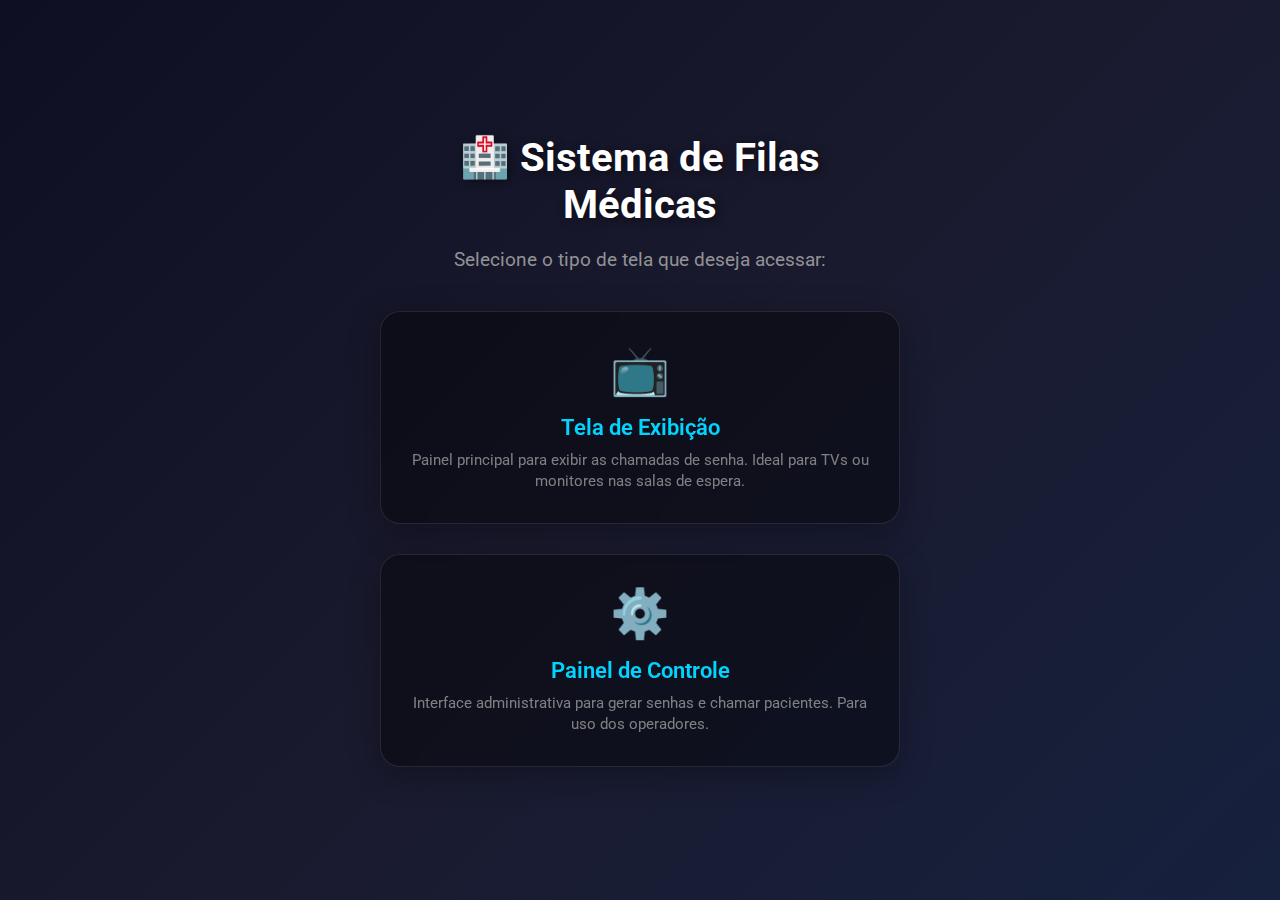
<file: index.html>
<!DOCTYPE html>
<html lang="pt-BR">
<head>
    <meta charset="UTF-8">
    <meta name="viewport" content="width=device-width, initial-scale=1.0">
    <title>Sistema de Gerenciamento de Filas - Seleção de Tela</title>
    <link href="https://fonts.googleapis.com/css2?family=Roboto:wght@300;400;500;700&display=swap" rel="stylesheet">
    <style>
        * {
            margin: 0;
            padding: 0;
            box-sizing: border-box;
        }
        
        body {
            font-family: 'Roboto', Arial, sans-serif;
            background: linear-gradient(135deg, #0f0f23 0%, #1a1a2e 50%, #16213e 100%);
            min-height: 100vh;
            color: #e0e0e0;
            display: flex;
            align-items: center;
            justify-content: center;
        }
        
        .selector-container {
            text-align: center;
            max-width: 600px;
            padding: 40px;
        }
        
        .selector-container h1 {
            font-size: 2.5rem;
            margin-bottom: 20px;
            text-shadow: 2px 2px 8px rgba(0,0,0,0.5);
            color: #ffffff;
        }
        
        .selector-container p {
            font-size: 1.2rem;
            margin-bottom: 40px;
            opacity: 0.8;
            color: #b0b0b0;
        }
        
        .screen-options {
            display: grid;
            grid-template-columns: repeat(auto-fit, minmax(250px, 1fr));
            gap: 30px;
            margin-top: 40px;
        }
        
        .screen-option {
            background: rgba(0, 0, 0, 0.4);
            backdrop-filter: blur(15px);
            border-radius: 20px;
            padding: 30px;
            border: 1px solid rgba(255, 255, 255, 0.1);
            transition: all 0.3s ease;
            text-decoration: none;
            color: #e0e0e0;
            display: block;
            box-shadow: 0 8px 32px rgba(0, 0, 0, 0.3);
        }
        
        .screen-option:hover {
            background: rgba(0, 0, 0, 0.6);
            transform: translateY(-5px);
            box-shadow: 0 15px 35px rgba(0,0,0,0.4);
            border-color: rgba(0, 212, 255, 0.3);
        }
        
        .screen-option-icon {
            font-size: 3rem;
            margin-bottom: 15px;
        }
        
        .screen-option-title {
            font-size: 1.4rem;
            font-weight: 600;
            margin-bottom: 10px;
            color: #00d4ff;
        }
        
        .screen-option-description {
            font-size: 0.95rem;
            opacity: 0.7;
            line-height: 1.4;
            color: #b0b0b0;
        }
        
        @media (max-width: 768px) {
            .selector-container {
                padding: 20px;
            }
            
            .selector-container h1 {
                font-size: 2rem;
            }
            
            .screen-options {
                grid-template-columns: 1fr;
                gap: 20px;
            }
        }
    </style>
</head>
<body>
    <div class="selector-container">
        <h1>🏥 Sistema de Filas Médicas</h1>
        <p>Selecione o tipo de tela que deseja acessar:</p>
        
        <div class="screen-options">
            <a href="display.html" class="screen-option">
                <div class="screen-option-icon">📺</div>
                <div class="screen-option-title">Tela de Exibição</div>
                <div class="screen-option-description">
                    Painel principal para exibir as chamadas de senha. 
                    Ideal para TVs ou monitores nas salas de espera.
                </div>
            </a>
            
            <a href="control.html" class="screen-option">
                <div class="screen-option-icon">⚙️</div>
                <div class="screen-option-title">Painel de Controle</div>
                <div class="screen-option-description">
                    Interface administrativa para gerar senhas e 
                    chamar pacientes. Para uso dos operadores.
                </div>
            </a>
        </div>
    </div>

</body>
</html>
</file>
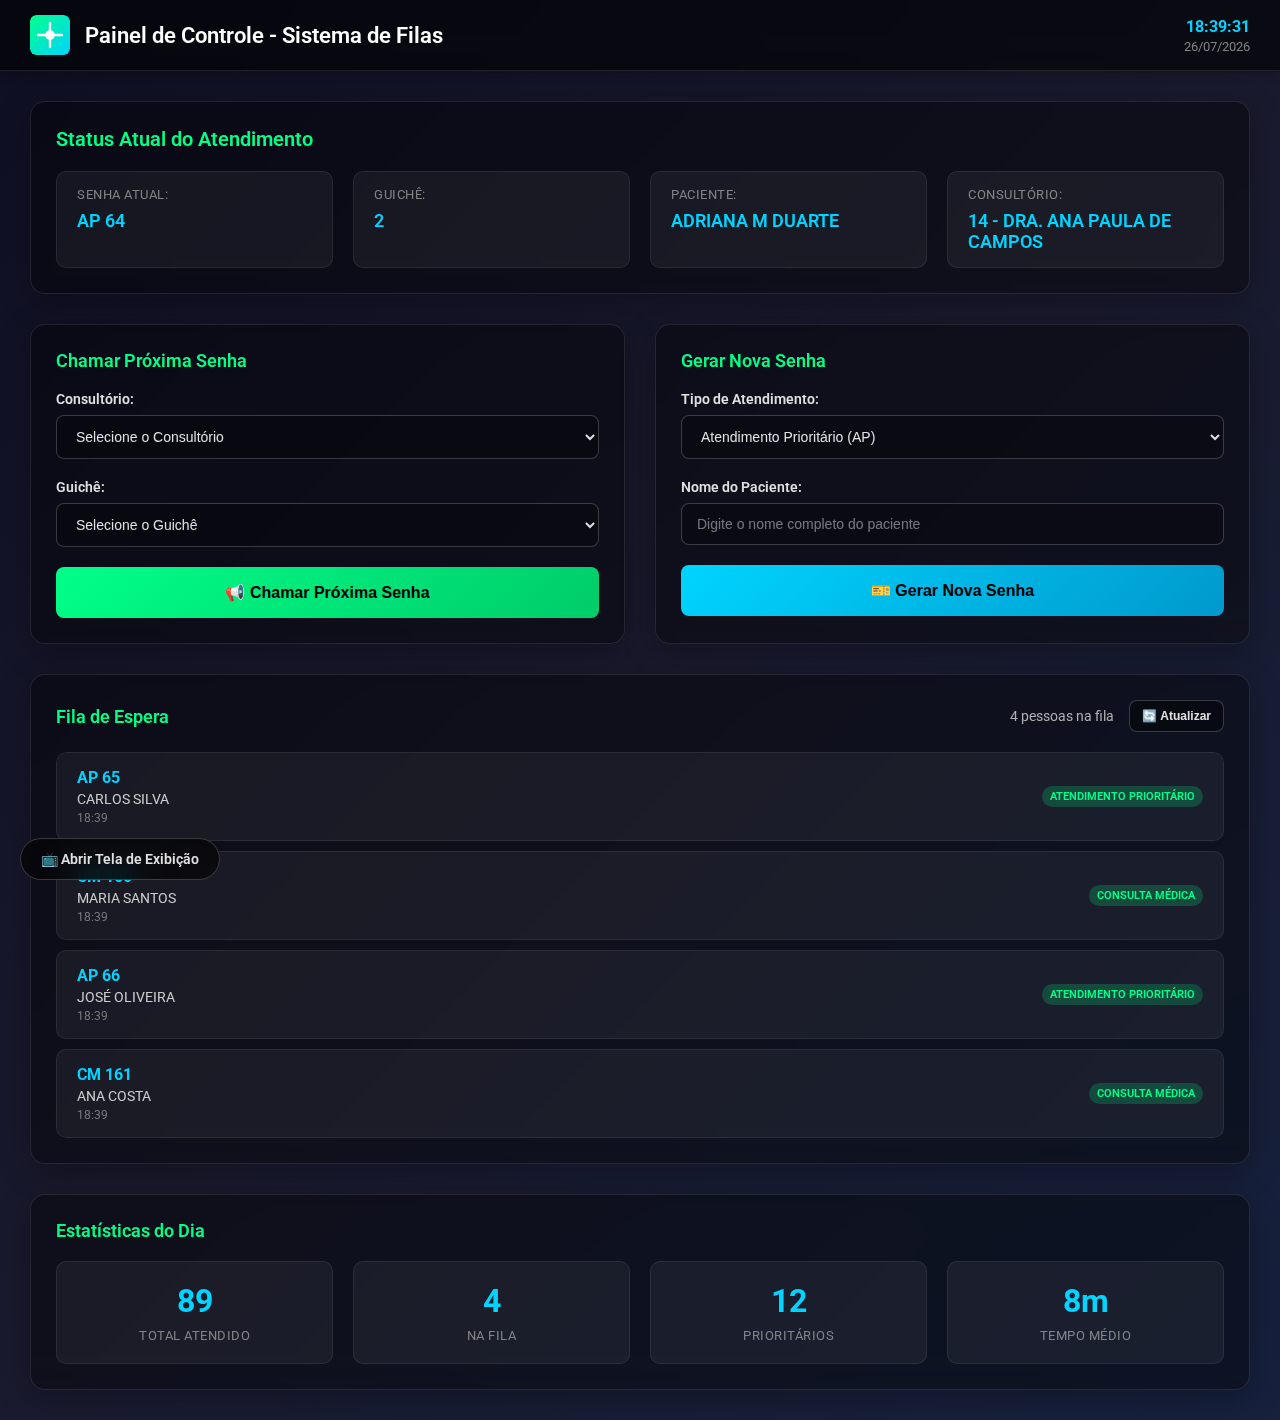
<file: control.html>
<!DOCTYPE html>
<html lang="pt-BR">
<head>
    <meta charset="UTF-8">
    <meta name="viewport" content="width=device-width, initial-scale=1.0">
    <title>Painel de Controle - Sistema de Filas Médicas</title>
    <link rel="stylesheet" href="control-styles.css">
    <link href="https://fonts.googleapis.com/css2?family=Roboto:wght@300;400;500;700&display=swap" rel="stylesheet">
</head>
<body>
    <div class="container">
        <header class="header">
            <div class="hospital-info">
                <img src="assets/logo.svg" alt="Logo Hospital" class="logo">
                <h1>Painel de Controle - Sistema de Filas</h1>
            </div>
            <div class="datetime">
                <span class="time" id="current-time">16:12:53</span>
                <span class="date" id="current-date">07/07/2025</span>
            </div>
        </header>

        <main class="main-content">
            <!-- Status Atual -->
            <div class="current-status-section">
                <h2>Status Atual do Atendimento</h2>
                <div class="status-grid">
                    <div class="status-item">
                        <span class="status-label">Senha Atual:</span>
                        <span class="status-value" id="display-current-password">AP 64</span>
                    </div>
                    <div class="status-item">
                        <span class="status-label">Guichê:</span>
                        <span class="status-value" id="display-guiche">2</span>
                    </div>
                    <div class="status-item">
                        <span class="status-label">Paciente:</span>
                        <span class="status-value" id="display-patient">ADRIANA M DUARTE</span>
                    </div>
                    <div class="status-item">
                        <span class="status-label">Consultório:</span>
                        <span class="status-value" id="display-office">14 - DRA. ANA PAULA DE CAMPOS</span>
                    </div>
                </div>
            </div>

            <div class="control-panels">
                <!-- Painel de Chamadas -->
                <div class="control-panel">
                    <h3>Chamar Próxima Senha</h3>
                    <div class="control-form">
                        <div class="form-group">
                            <label for="office-select">Consultório:</label>
                            <select id="office-select" class="form-control">
                                <option value="">Selecione o Consultório</option>
                                <option value="1">Consultório 1 - Dr. João Silva</option>
                                <option value="2">Consultório 2 - Dra. Maria Santos</option>
                                <option value="3">Consultório 3 - Dr. Nicolas Perim</option>
                                <option value="9">Consultório 9 - Dra. Gabriela Thais</option>
                                <option value="10">Consultório 10 - Dra. Franconi Ferreira</option>
                                <option value="14">Consultório 14 - Dra. Ana Paula de Campos</option>
                            </select>
                        </div>
                        <div class="form-group">
                            <label for="guiche-select">Guichê:</label>
                            <select id="guiche-select" class="form-control">
                                <option value="">Selecione o Guichê</option>
                                <option value="1">Guichê 1</option>
                                <option value="2">Guichê 2</option>
                                <option value="3">Guichê 3</option>
                                <option value="4">Guichê 4</option>
                            </select>
                        </div>
                        <button id="call-next" class="btn-primary btn-large">
                            📢 Chamar Próxima Senha
                        </button>
                    </div>
                </div>

                <!-- Painel de Geração de Senhas -->
                <div class="control-panel">
                    <h3>Gerar Nova Senha</h3>
                    <div class="control-form">
                        <div class="form-group">
                            <label for="password-type">Tipo de Atendimento:</label>
                            <select id="password-type" class="form-control">
                                <option value="AP">Atendimento Prioritário (AP)</option>
                                <option value="CM">Consulta Médica (CM)</option>
                                <option value="EX">Exames (EX)</option>
                                <option value="RE">Retorno (RE)</option>
                            </select>
                        </div>
                        <div class="form-group">
                            <label for="patient-name-input">Nome do Paciente:</label>
                            <input type="text" id="patient-name-input" class="form-control" placeholder="Digite o nome completo do paciente" maxlength="50">
                        </div>
                        <button id="generate-password" class="btn-secondary btn-large">
                            🎫 Gerar Nova Senha
                        </button>
                    </div>
                </div>
            </div>

            <!-- Fila de Espera -->
            <div class="queue-section">
                <div class="queue-header">
                    <h3>Fila de Espera</h3>
                    <div class="queue-stats">
                        <span class="queue-count" id="queue-count">4 pessoas na fila</span>
                        <button id="refresh-queue" class="btn-refresh">🔄 Atualizar</button>
                    </div>
                </div>
                <div class="queue-container">
                    <div class="queue-list" id="queue-list">
                        <!-- Lista de senhas será preenchida dinamicamente -->
                    </div>
                </div>
            </div>

            <!-- Estatísticas Rápidas -->
            <div class="stats-section">
                <h3>Estatísticas do Dia</h3>
                <div class="stats-grid">
                    <div class="stat-card">
                        <div class="stat-number" id="stat-total">89</div>
                        <div class="stat-label">Total Atendido</div>
                    </div>
                    <div class="stat-card">
                        <div class="stat-number" id="stat-waiting">4</div>
                        <div class="stat-label">Na Fila</div>
                    </div>
                    <div class="stat-card">
                        <div class="stat-number" id="stat-priority">12</div>
                        <div class="stat-label">Prioritários</div>
                    </div>
                    <div class="stat-card">
                        <div class="stat-number" id="stat-average">8m</div>
                        <div class="stat-label">Tempo Médio</div>
                    </div>
                </div>
            </div>
        </main>

        <!-- Link para tela de exibição -->
        <div class="display-link">
            <a href="display.html" target="_blank" class="display-btn">
                📺 Abrir Tela de Exibição
            </a>
        </div>
    </div>

    <script src="control-script.js"></script>
</body>
</html>
</file>
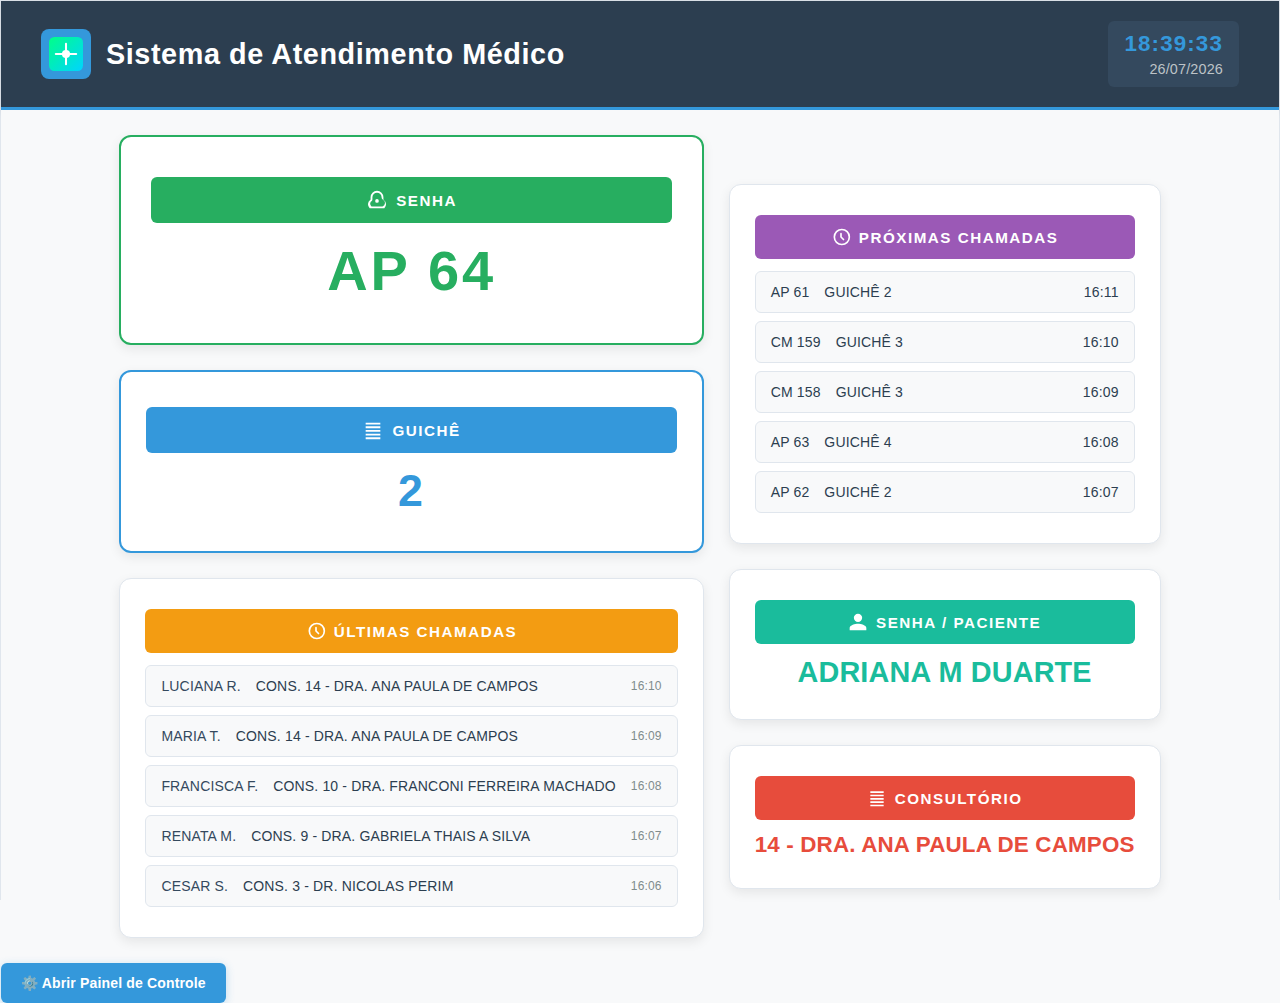
<file: display.html>
<!DOCTYPE html>
<html lang="pt-BR">
<head>
    <meta charset="UTF-8">
    <meta name="viewport" content="width=device-width, initial-scale=1.0">
    <title>Painel de Exibição - Sistema de Filas Médicas</title>
    <link rel="stylesheet" href="display-styles.css">
    <link href="https://fonts.googleapis.com/css2?family=Roboto:wght@300;400;500;700&display=swap" rel="stylesheet">
</head>
<body>
    <div class="container">
        <header class="header">
            <div class="hospital-info">
                <img src="assets/logo.svg" alt="Logo Hospital" class="logo">
                <h1>Sistema de Atendimento Médico</h1>
            </div>
            <div class="datetime">
                <span class="time" id="current-time">16:12:53</span>
                <span class="date" id="current-date">07/07/2025</span>
            </div>
        </header>

        <main class="main-content">
            <div class="left-panel">
                <!-- Senha Atual -->
                <div class="current-password-section">
                    <div class="section-title senha">
                        <svg width="22" height="22" fill="none" viewBox="0 0 24 24"><path d="M12 2a7 7 0 0 1 7 7v2.09c0 .34.18.65.47.82A5.98 5.98 0 0 1 20 21H4a5.98 5.98 0 0 1 .53-9.09c.29-.17.47-.48.47-.82V9a7 7 0 0 1 7-7Zm0 2a5 5 0 0 0-5 5v2.09c0 1.1-.6 2.1-1.57 2.63A3.98 3.98 0 0 0 6 19h12a3.98 3.98 0 0 0 .57-7.28A2.91 2.91 0 0 1 17 9a5 5 0 0 0-5-5Zm0 7a2 2 0 1 1 0 4 2 2 0 0 1 0-4Z" fill="#fff"/></svg>
                        SENHA
                    </div>
                    <div class="current-password" id="current-password">
                        <svg width="38" height="38" fill="none" viewBox="0 0 24 24"><path d="M12 2a7 7 0 0 1 7 7v2.09c0 .34.18.65.47.82A5.98 5.98 0 0 1 20 21H4a5.98 5.98 0 0 1 .53-9.09c.29-.17.47-.48.47-.82V9a7 7 0 0 1 7-7Zm0 2a5 5 0 0 0-5 5v2.09c0 1.1-.6 2.1-1.57 2.63A3.98 3.98 0 0 0 6 19h12a3.98 3.98 0 0 0 .57-7.28A2.91 2.91 0 0 1 17 9a5 5 0 0 0-5-5Zm0 7a2 2 0 1 1 0 4 2 2 0 0 1 0-4Z" fill="#00ff88"/></svg>
                        <span id="current-password-text">AP 64</span>
                    </div>
                </div>

                <!-- Guichê -->
                <div class="guiche-section">
                    <div class="section-title guiche">
                        <svg width="22" height="22" fill="none" viewBox="0 0 24 24"><path d="M4 4h16v2H4V4Zm0 4h16v2H4V8Zm0 4h16v2H4v-2Zm0 4h16v2H4v-2Zm0 4h16v2H4v-2Z" fill="#fff"/></svg>
                        GUICHÊ
                    </div>
                    <div class="guiche-number" id="guiche-number">
                        <svg width="32" height="32" fill="none" viewBox="0 0 24 24"><path d="M4 4h16v2H4V4Zm0 4h16v2H4V8Zm0 4h16v2H4v-2Zm0 4h16v2H4v-2Zm0 4h16v2H4v-2Z" fill="#00d4ff"/></svg>
                        <span id="guiche-number-text">2</span>
                    </div>
                </div>

                <!-- Últimas Chamadas -->
                <div class="recent-calls-section">
                    <div class="section-title recent">
                        <svg width="20" height="20" fill="none" viewBox="0 0 24 24"><path d="M12 8v4l3 3m7-3a9 9 0 1 1-18 0 9 9 0 0 1 18 0Z" stroke="#fff" stroke-width="2" stroke-linecap="round" stroke-linejoin="round"/></svg>
                        ÚLTIMAS CHAMADAS
                    </div>
                    <div class="recent-calls" id="recent-calls">
                        <div class="call-item">
                            <span class="call-name">LUCIANA R.</span>
                            <span class="call-code">CONS. 14 - DRA. ANA PAULA DE CAMPOS</span>
                            <span class="call-time">16:10</span>
                        </div>
                        <div class="call-item">
                            <span class="call-name">MARIA T.</span>
                            <span class="call-code">CONS. 14 - DRA. ANA PAULA DE CAMPOS</span>
                            <span class="call-time">16:09</span>
                        </div>
                        <div class="call-item">
                            <span class="call-name">FRANCISCA F.</span>
                            <span class="call-code">CONS. 10 - DRA. FRANCONI FERREIRA MACHADO</span>
                            <span class="call-time">16:08</span>
                        </div>
                        <div class="call-item">
                            <span class="call-name">RENATA M.</span>
                            <span class="call-code">CONS. 9 - DRA. GABRIELA THAIS A SILVA</span>
                            <span class="call-time">16:07</span>
                        </div>
                        <div class="call-item">
                            <span class="call-name">CESAR S.</span>
                            <span class="call-code">CONS. 3 - DR. NICOLAS PERIM</span>
                            <span class="call-time">16:06</span>
                        </div>
                    </div>
                </div>
            </div>

            <div class="right-panel">
                <!-- Últimas Chamadas (direita) -->
                <div class="next-calls-section">
                    <div class="section-title next">
                        <svg width="20" height="20" fill="none" viewBox="0 0 24 24"><path d="M12 8v4l3 3m7-3a9 9 0 1 1-18 0 9 9 0 0 1 18 0Z" stroke="#fff" stroke-width="2" stroke-linecap="round" stroke-linejoin="round"/></svg>
                        PRÓXIMAS CHAMADAS
                    </div>
                    <div class="next-calls" id="next-calls">
                        <div class="next-call-item">
                            <span class="next-code">AP 61</span>
                            <span class="next-guiche">GUICHÊ 2</span>
                            <span class="next-time">16:11</span>
                        </div>
                        <div class="next-call-item">
                            <span class="next-code">CM 159</span>
                            <span class="next-guiche">GUICHÊ 3</span>
                            <span class="next-time">16:10</span>
                        </div>
                        <div class="next-call-item">
                            <span class="next-code">CM 158</span>
                            <span class="next-guiche">GUICHÊ 3</span>
                            <span class="next-time">16:09</span>
                        </div>
                        <div class="next-call-item">
                            <span class="next-code">AP 63</span>
                            <span class="next-guiche">GUICHÊ 4</span>
                            <span class="next-time">16:08</span>
                        </div>
                        <div class="next-call-item">
                            <span class="next-code">AP 62</span>
                            <span class="next-guiche">GUICHÊ 2</span>
                            <span class="next-time">16:07</span>
                        </div>
                    </div>
                </div>

                <!-- Senha/Paciente -->
                <div class="patient-section">
                    <div class="section-title patient">
                        <svg width="20" height="20" fill="none" viewBox="0 0 24 24"><path d="M12 12a5 5 0 1 0 0-10 5 5 0 0 0 0 10Zm0 2c-3.33 0-10 1.67-10 5v3h20v-3c0-3.33-6.67-5-10-5Z" fill="#fff"/></svg>
                        SENHA / PACIENTE
                    </div>
                    <div class="patient-name" id="patient-name">ADRIANA M DUARTE</div>
                </div>

                <!-- Consultório -->
                <div class="office-section">
                    <div class="section-title office">
                        <svg width="20" height="20" fill="none" viewBox="0 0 24 24"><path d="M4 4h16v2H4V4Zm0 4h16v2H4V8Zm0 4h16v2H4v-2Zm0 4h16v2H4v-2Zm0 4h16v2H4v-2Z" fill="#fff"/></svg>
                        CONSULTÓRIO
                    </div>
                    <div class="office-info" id="office-info">14 - DRA. ANA PAULA DE CAMPOS</div>
                </div>
            </div>
        </main>

        <!-- Link para painel de controle -->
        <div class="control-link">
            <a href="control.html" target="_blank" class="control-btn">
                ⚙️ Abrir Painel de Controle
            </a>
        </div>
    </div>

    <script src="display-script.js"></script>
</body>
</html>
</file>
<file: control-styles.css>
/* Estilos para Painel de Controle */
* {
    margin: 0;
    padding: 0;
    box-sizing: border-box;
}

body {
    font-family: 'Roboto', Arial, sans-serif;
    background: linear-gradient(135deg, #0f0f23 0%, #1a1a2e 50%, #16213e 100%);
    min-height: 100vh;
    color: #e0e0e0;
}

.container {
    width: 100%;
    min-height: 100vh;
    display: flex;
    flex-direction: column;
}

/* Header */
.header {
    background: rgba(0, 0, 0, 0.6);
    backdrop-filter: blur(15px);
    padding: 15px 30px;
    display: flex;
    justify-content: space-between;
    align-items: center;
    border-bottom: 1px solid rgba(255, 255, 255, 0.1);
    box-shadow: 0 2px 10px rgba(0, 0, 0, 0.3);
}

.hospital-info {
    display: flex;
    align-items: center;
    gap: 15px;
}

.logo {
    width: 40px;
    height: 40px;
    border-radius: 6px;
    padding: 0;
}

.hospital-info h1 {
    font-size: 22px;
    font-weight: 600;
    color: #ffffff;
}

.datetime {
    display: flex;
    flex-direction: column;
    align-items: flex-end;
    gap: 3px;
}

.time {
    font-size: 16px;
    font-weight: 700;
    color: #00d4ff;
}

.date {
    font-size: 13px;
    opacity: 0.8;
    color: #a0a0a0;
}

/* Main Content */
.main-content {
    flex: 1;
    padding: 30px;
    display: flex;
    flex-direction: column;
    gap: 30px;
    max-width: 1400px;
    margin: 0 auto;
    width: 100%;
}

/* Status Atual */
.current-status-section {
    background: rgba(0, 0, 0, 0.4);
    backdrop-filter: blur(15px);
    border-radius: 15px;
    padding: 25px;
    border: 1px solid rgba(255, 255, 255, 0.1);
    box-shadow: 0 8px 32px rgba(0, 0, 0, 0.3);
}

.current-status-section h2 {
    font-size: 20px;
    font-weight: 600;
    margin-bottom: 20px;
    color: #00ff88;
}

.status-grid {
    display: grid;
    grid-template-columns: repeat(auto-fit, minmax(250px, 1fr));
    gap: 20px;
}

.status-item {
    background: rgba(255, 255, 255, 0.05);
    padding: 15px 20px;
    border-radius: 10px;
    display: flex;
    flex-direction: column;
    gap: 8px;
    border: 1px solid rgba(255, 255, 255, 0.08);
}

.status-label {
    font-size: 13px;
    opacity: 0.7;
    text-transform: uppercase;
    letter-spacing: 0.5px;
    color: #b0b0b0;
}

.status-value {
    font-size: 18px;
    font-weight: 600;
    color: #00d4ff;
}

/* Control Panels */
.control-panels {
    display: grid;
    grid-template-columns: repeat(auto-fit, minmax(450px, 1fr));
    gap: 30px;
}

.control-panel {
    background: rgba(0, 0, 0, 0.4);
    backdrop-filter: blur(15px);
    border-radius: 15px;
    padding: 25px;
    border: 1px solid rgba(255, 255, 255, 0.1);
    box-shadow: 0 8px 32px rgba(0, 0, 0, 0.3);
}

.control-panel h3 {
    font-size: 18px;
    font-weight: 600;
    margin-bottom: 20px;
    color: #00ff88;
    display: flex;
    align-items: center;
    gap: 10px;
}

.control-form {
    display: flex;
    flex-direction: column;
    gap: 20px;
}

.form-group {
    display: flex;
    flex-direction: column;
    gap: 8px;
}

.form-group label {
    font-size: 14px;
    font-weight: 600;
    color: #e0e0e0;
}

.form-control {
    padding: 12px 15px;
    border: 1px solid rgba(255, 255, 255, 0.2);
    border-radius: 8px;
    background: rgba(0, 0, 0, 0.3);
    color: #e0e0e0;
    font-size: 14px;
    transition: all 0.3s ease;
}

.form-control:focus {
    outline: none;
    border-color: #00d4ff;
    background: rgba(0, 0, 0, 0.5);
    box-shadow: 0 0 0 3px rgba(0, 212, 255, 0.2);
}

.form-control::placeholder {
    color: rgba(224, 224, 224, 0.5);
}

select.form-control option {
    background: #1a1a2e;
    color: #e0e0e0;
}

/* Buttons */
.btn-primary,
.btn-secondary,
.btn-refresh {
    padding: 14px 24px;
    border: none;
    border-radius: 8px;
    font-size: 14px;
    font-weight: 600;
    cursor: pointer;
    transition: all 0.3s ease;
    display: flex;
    align-items: center;
    justify-content: center;
    gap: 8px;
}

.btn-large {
    padding: 16px 28px;
    font-size: 16px;
}

.btn-primary {
    background: linear-gradient(135deg, #00ff88, #00cc6a);
    color: #000000;
    font-weight: 700;
}

.btn-primary:hover {
    background: linear-gradient(135deg, #00cc6a, #00aa55);
    transform: translateY(-2px);
    box-shadow: 0 4px 12px rgba(0, 255, 136, 0.3);
}

.btn-secondary {
    background: linear-gradient(135deg, #00d4ff, #0099cc);
    color: #000000;
    font-weight: 700;
}

.btn-secondary:hover {
    background: linear-gradient(135deg, #0099cc, #007399);
    transform: translateY(-2px);
    box-shadow: 0 4px 12px rgba(0, 212, 255, 0.3);
}

.btn-refresh {
    background: rgba(0, 0, 0, 0.4);
    color: #e0e0e0;
    padding: 8px 12px;
    font-size: 12px;
    border: 1px solid rgba(255, 255, 255, 0.2);
}

.btn-refresh:hover {
    background: rgba(0, 0, 0, 0.6);
    color: #00d4ff;
}

/* Queue Section */
.queue-section {
    background: rgba(0, 0, 0, 0.4);
    backdrop-filter: blur(15px);
    border-radius: 15px;
    padding: 25px;
    border: 1px solid rgba(255, 255, 255, 0.1);
    box-shadow: 0 8px 32px rgba(0, 0, 0, 0.3);
}

.queue-header {
    display: flex;
    justify-content: space-between;
    align-items: center;
    margin-bottom: 20px;
}

.queue-header h3 {
    font-size: 18px;
    font-weight: 600;
    color: #00ff88;
}

.queue-stats {
    display: flex;
    align-items: center;
    gap: 15px;
}

.queue-count {
    font-size: 14px;
    color: #b0b0b0;
}

.queue-container {
    max-height: 400px;
    overflow-y: auto;
    border-radius: 10px;
}

.queue-list {
    display: flex;
    flex-direction: column;
    gap: 10px;
}

.queue-item {
    background: rgba(255, 255, 255, 0.05);
    padding: 15px 20px;
    border-radius: 10px;
    display: flex;
    justify-content: space-between;
    align-items: center;
    border: 1px solid rgba(255, 255, 255, 0.08);
    transition: all 0.3s ease;
}

.queue-item:hover {
    background: rgba(255, 255, 255, 0.1);
    transform: translateX(5px);
}

.queue-item-info {
    display: flex;
    flex-direction: column;
    gap: 4px;
}

.queue-item-password {
    font-weight: 700;
    color: #00d4ff;
    font-size: 16px;
}

.queue-item-name {
    opacity: 0.9;
    font-size: 14px;
    color: #e0e0e0;
}

.queue-item-time {
    font-size: 12px;
    opacity: 0.7;
    color: #a0a0a0;
}

.queue-item-type {
    background: rgba(0, 255, 136, 0.2);
    color: #00ff88;
    padding: 4px 8px;
    border-radius: 15px;
    font-size: 11px;
    font-weight: 600;
    text-transform: uppercase;
}

/* Stats Section */
.stats-section {
    background: rgba(0, 0, 0, 0.4);
    backdrop-filter: blur(15px);
    border-radius: 15px;
    padding: 25px;
    border: 1px solid rgba(255, 255, 255, 0.1);
    box-shadow: 0 8px 32px rgba(0, 0, 0, 0.3);
}

.stats-section h3 {
    font-size: 18px;
    font-weight: 600;
    color: #00ff88;
    margin-bottom: 20px;
}

.stats-grid {
    display: grid;
    grid-template-columns: repeat(auto-fit, minmax(200px, 1fr));
    gap: 20px;
}

.stat-card {
    background: rgba(255, 255, 255, 0.05);
    padding: 20px;
    border-radius: 10px;
    text-align: center;
    border: 1px solid rgba(255, 255, 255, 0.08);
    transition: all 0.3s ease;
}

.stat-card:hover {
    background: rgba(255, 255, 255, 0.1);
    transform: translateY(-3px);
}

.stat-number {
    font-size: 32px;
    font-weight: 700;
    color: #00d4ff;
    margin-bottom: 8px;
}

.stat-label {
    font-size: 13px;
    opacity: 0.7;
    text-transform: uppercase;
    letter-spacing: 0.5px;
    color: #b0b0b0;
}

/* Display Link */
.display-link {
    position: fixed;
    bottom: 20px;
    left: 20px;
    z-index: 1000;
}

.display-btn {
    background: rgba(0, 0, 0, 0.6);
    backdrop-filter: blur(15px);
    color: #e0e0e0;
    text-decoration: none;
    padding: 12px 20px;
    border-radius: 50px;
    font-size: 14px;
    font-weight: 600;
    transition: all 0.3s ease;
    display: flex;
    align-items: center;
    gap: 8px;
    border: 1px solid rgba(255, 255, 255, 0.2);
}

.display-btn:hover {
    background: rgba(0, 0, 0, 0.8);
    transform: translateY(-2px);
    box-shadow: 0 5px 15px rgba(0, 0, 0, 0.4);
    color: #00d4ff;
}

/* Scrollbar Styling */
.queue-container::-webkit-scrollbar {
    width: 8px;
}

.queue-container::-webkit-scrollbar-track {
    background: rgba(255, 255, 255, 0.1);
    border-radius: 4px;
}

.queue-container::-webkit-scrollbar-thumb {
    background: rgba(255, 255, 255, 0.3);
    border-radius: 4px;
}

.queue-container::-webkit-scrollbar-thumb:hover {
    background: rgba(255, 255, 255, 0.5);
}

/* Responsive Design */
@media (max-width: 1024px) {
    .control-panels {
        grid-template-columns: 1fr;
    }
    
    .stats-grid {
        grid-template-columns: repeat(2, 1fr);
    }
}

@media (max-width: 768px) {
    .main-content {
        padding: 20px;
        gap: 20px;
    }
    
    .header {
        padding: 10px 15px;
    }
    
    .hospital-info h1 {
        font-size: 16px;
    }
    
    .control-panels {
        grid-template-columns: 1fr;
    }
    
    .control-panel {
        padding: 20px;
    }
    
    .status-grid {
        grid-template-columns: 1fr;
    }
    
    .stats-grid {
        grid-template-columns: 1fr;
    }
    
    .queue-header {
        flex-direction: column;
        align-items: flex-start;
        gap: 10px;
    }
}

@media (max-width: 480px) {
    .main-content {
        padding: 15px;
    }
    
    .control-panel,
    .queue-section,
    .stats-section,
    .current-status-section {
        padding: 15px;
    }
    
    .btn-large {
        padding: 14px 20px;
        font-size: 14px;
    }
}

/* Estilos para Seção de Configurações */
.config-section {
    background: rgba(255, 255, 255, 0.05);
    backdrop-filter: blur(15px);
    border-radius: 12px;
    padding: 25px;
    margin-bottom: 25px;
    border: 1px solid rgba(255, 255, 255, 0.1);
    box-shadow: 0 8px 32px rgba(0, 0, 0, 0.3);
}

.config-section h2 {
    color: #ffffff;
    font-size: 24px;
    margin-bottom: 20px;
    font-weight: 600;
}

/* Tabs */
.config-tabs {
    display: flex;
    gap: 10px;
    margin-bottom: 25px;
    flex-wrap: wrap;
}

.tab-btn {
    background: rgba(255, 255, 255, 0.1);
    border: 1px solid rgba(255, 255, 255, 0.2);
    color: #e0e0e0;
    padding: 12px 20px;
    border-radius: 8px;
    cursor: pointer;
    font-size: 14px;
    font-weight: 500;
    transition: all 0.3s ease;
    display: flex;
    align-items: center;
    gap: 8px;
}

.tab-btn:hover {
    background: rgba(255, 255, 255, 0.15);
    transform: translateY(-2px);
}

.tab-btn.active {
    background: linear-gradient(135deg, #4CAF50, #45a049);
    border-color: #4CAF50;
    color: white;
    box-shadow: 0 4px 12px rgba(76, 175, 80, 0.3);
}

/* Tab Content */
.tab-content {
    display: none;
}

.tab-content.active {
    display: block;
    animation: fadeIn 0.3s ease;
}

@keyframes fadeIn {
    from { opacity: 0; transform: translateY(10px); }
    to { opacity: 1; transform: translateY(0); }
}

/* Config Panels */
.config-panel {
    display: grid;
    grid-template-columns: 1fr 1fr;
    gap: 30px;
    align-items: start;
}

.config-form {
    background: rgba(255, 255, 255, 0.05);
    padding: 25px;
    border-radius: 10px;
    border: 1px solid rgba(255, 255, 255, 0.1);
}

.config-form h3 {
    color: #ffffff;
    font-size: 18px;
    margin-bottom: 20px;
    font-weight: 600;
}

.config-list {
    background: rgba(255, 255, 255, 0.05);
    padding: 25px;
    border-radius: 10px;
    border: 1px solid rgba(255, 255, 255, 0.1);
    max-height: 500px;
    overflow-y: auto;
}

.config-list h4 {
    color: #ffffff;
    font-size: 16px;
    margin-bottom: 15px;
    font-weight: 600;
}

/* Form Rows */
.form-row {
    display: grid;
    grid-template-columns: repeat(auto-fit, minmax(200px, 1fr));
    gap: 15px;
    margin-bottom: 20px;
}

/* Color Input */
.color-input {
    height: 45px;
    border-radius: 8px;
    border: 1px solid rgba(255, 255, 255, 0.2);
    background: transparent;
    cursor: pointer;
}

.color-input::-webkit-color-swatch {
    border: none;
    border-radius: 6px;
}

.color-input::-webkit-color-swatch-wrapper {
    padding: 4px;
    border-radius: 8px;
}

/* Items List */
.items-list {
    display: flex;
    flex-direction: column;
    gap: 10px;
}

.list-item {
    background: rgba(255, 255, 255, 0.1);
    padding: 15px;
    border-radius: 8px;
    border: 1px solid rgba(255, 255, 255, 0.1);
    display: flex;
    justify-content: space-between;
    align-items: center;
    transition: all 0.3s ease;
}

.list-item:hover {
    background: rgba(255, 255, 255, 0.15);
    transform: translateY(-1px);
}

.item-info {
    flex: 1;
}

.item-title {
    color: #ffffff;
    font-weight: 600;
    font-size: 14px;
    margin-bottom: 4px;
}

.item-details {
    color: #b0b0b0;
    font-size: 12px;
    line-height: 1.4;
}

.item-actions {
    display: flex;
    gap: 8px;
}

.btn-edit, .btn-delete {
    padding: 6px 12px;
    border: none;
    border-radius: 6px;
    cursor: pointer;
    font-size: 12px;
    font-weight: 500;
    transition: all 0.3s ease;
}

.btn-edit {
    background: rgba(33, 150, 243, 0.8);
    color: white;
}

.btn-edit:hover {
    background: rgba(33, 150, 243, 1);
    transform: scale(1.05);
}

.btn-delete {
    background: rgba(244, 67, 54, 0.8);
    color: white;
}

.btn-delete:hover {
    background: rgba(244, 67, 54, 1);
    transform: scale(1.05);
}

.btn-success {
    background: linear-gradient(135deg, #4CAF50, #45a049);
    color: white;
    border: none;
    padding: 12px 24px;
    border-radius: 8px;
    cursor: pointer;
    font-size: 14px;
    font-weight: 600;
    transition: all 0.3s ease;
    box-shadow: 0 4px 12px rgba(76, 175, 80, 0.3);
}

.btn-success:hover {
    transform: translateY(-2px);
    box-shadow: 0 6px 16px rgba(76, 175, 80, 0.4);
}

/* Status Badges */
.status-badge {
    padding: 4px 10px;
    border-radius: 20px;
    font-size: 11px;
    font-weight: 600;
    text-transform: uppercase;
    letter-spacing: 0.5px;
}

.status-ativo {
    background: rgba(76, 175, 80, 0.2);
    color: #4CAF50;
    border: 1px solid rgba(76, 175, 80, 0.3);
}

.status-inativo {
    background: rgba(158, 158, 158, 0.2);
    color: #9E9E9E;
    border: 1px solid rgba(158, 158, 158, 0.3);
}

.status-manutencao {
    background: rgba(255, 152, 0, 0.2);
    color: #FF9800;
    border: 1px solid rgba(255, 152, 0, 0.3);
}

.status-ferias {
    background: rgba(33, 150, 243, 0.2);
    color: #2196F3;
    border: 1px solid rgba(33, 150, 243, 0.3);
}

.status-licenca {
    background: rgba(156, 39, 176, 0.2);
    color: #9C27B0;
    border: 1px solid rgba(156, 39, 176, 0.3);
}

/* Tipo Color Badge */
.tipo-color-badge {
    width: 20px;
    height: 20px;
    border-radius: 4px;
    display: inline-block;
    border: 2px solid rgba(255, 255, 255, 0.3);
    margin-right: 8px;
    vertical-align: middle;
}

/* Empty State */
.empty-state {
    text-align: center;
    padding: 40px 20px;
    color: #b0b0b0;
    font-style: italic;
}

.empty-state-icon {
    font-size: 48px;
    margin-bottom: 15px;
    opacity: 0.5;
}

/* Queue Actions */
.queue-actions {
    display: flex;
    gap: 10px;
    align-items: center;
}

.btn-danger {
    background: linear-gradient(135deg, #f44336, #d32f2f);
    color: white;
    border: none;
    padding: 8px 16px;
    border-radius: 6px;
    cursor: pointer;
    font-size: 12px;
    font-weight: 600;
    transition: all 0.3s ease;
    box-shadow: 0 2px 8px rgba(244, 67, 54, 0.3);
}

.btn-danger:hover {
    transform: translateY(-2px);
    box-shadow: 0 4px 12px rgba(244, 67, 54, 0.4);
}

.btn-warning {
    background: linear-gradient(135deg, #ff9800, #f57c00);
    color: white;
    border: none;
    padding: 10px 20px;
    border-radius: 8px;
    cursor: pointer;
    font-size: 13px;
    font-weight: 600;
    transition: all 0.3s ease;
    box-shadow: 0 3px 10px rgba(255, 152, 0, 0.3);
}

.btn-warning:hover {
    transform: translateY(-2px);
    box-shadow: 0 5px 15px rgba(255, 152, 0, 0.4);
}

/* Maintenance Section */
.maintenance-section {
    background: rgba(255, 255, 255, 0.05);
    backdrop-filter: blur(15px);
    border-radius: 12px;
    padding: 25px;
    margin-bottom: 25px;
    border: 1px solid rgba(255, 255, 255, 0.1);
    box-shadow: 0 8px 32px rgba(0, 0, 0, 0.3);
}

.maintenance-section h3 {
    color: #ffffff;
    font-size: 20px;
    margin-bottom: 20px;
    font-weight: 600;
}

.maintenance-panel {
    background: rgba(255, 255, 255, 0.05);
    border-radius: 10px;
    padding: 20px;
    border: 1px solid rgba(255, 255, 255, 0.1);
}

.maintenance-actions {
    display: grid;
    gap: 15px;
}

.maintenance-item {
    background: rgba(255, 255, 255, 0.1);
    border-radius: 10px;
    padding: 20px;
    display: flex;
    justify-content: space-between;
    align-items: center;
    border: 1px solid rgba(255, 255, 255, 0.1);
    transition: all 0.3s ease;
}

.maintenance-item:hover {
    background: rgba(255, 255, 255, 0.15);
    transform: translateY(-2px);
}

.maintenance-info h4 {
    color: #ffffff;
    font-size: 16px;
    margin-bottom: 5px;
    font-weight: 600;
}

.maintenance-info p {
    color: #b0b0b0;
    font-size: 13px;
    margin: 0;
    line-height: 1.4;
}

/* Responsive Config */
@media (max-width: 1024px) {
    .config-panel {
        grid-template-columns: 1fr;
        gap: 20px;
    }
    
    .config-tabs {
        justify-content: center;
    }
    
    .tab-btn {
        flex: 1;
        min-width: 120px;
        justify-content: center;
    }
    
    .maintenance-item {
        flex-direction: column;
        align-items: flex-start;
        gap: 15px;
    }
    
    .maintenance-item button {
        width: 100%;
        justify-content: center;
    }
}

@media (max-width: 768px) {
    .form-row {
        grid-template-columns: 1fr;
    }
    
    .config-tabs {
        grid-template-columns: repeat(2, 1fr);
        display: grid;
        gap: 8px;
    }
    
    .tab-btn {
        font-size: 12px;
        padding: 10px 15px;
    }
    
    .config-form,
    .config-list {
        padding: 20px;
    }
    
    .list-item {
        flex-direction: column;
        align-items: flex-start;
        gap: 10px;
    }
    
    .item-actions {
        width: 100%;
        justify-content: flex-end;
    }
}

@media (max-width: 480px) {
    .config-section {
        padding: 20px;
    }
    
    .config-tabs {
        grid-template-columns: 1fr;
    }
}
</file>
<file: display-styles.css>
/* Estilos para Tela de Exibição - Versão Profissional */
* {
    margin: 0;
    padding: 0;
    box-sizing: border-box;
}

body {
    font-family: 'Arial', 'Helvetica', sans-serif;
    background: #f8f9fa;
    min-height: 100vh;
    color: #2c3e50;
    overflow: hidden;
    letter-spacing: 0.01em;
}

/* Container principal simples e limpo */
.container {
    width: 100vw;
    height: 100vh;
    display: flex;
    flex-direction: column;
    position: relative;
    background: #ffffff;
    border: 1px solid #e0e6ed;
}

/* Header corporativo */
.header {
    background: #2c3e50;
    padding: 20px 40px;
    display: flex;
    justify-content: space-between;
    align-items: center;
    border-bottom: 3px solid #3498db;
    box-shadow: 0 2px 8px rgba(0,0,0,0.1);
}

.hospital-info {
    display: flex;
    align-items: center;
    gap: 15px;
}

.hospital-info h1 {
    font-size: 1.8rem;
    font-weight: 600;
    color: #ffffff;
    letter-spacing: 0.02em;
}

/* Logo simples */
.logo {
    width: 50px;
    height: 50px;
    border-radius: 8px;
    background: #3498db;
    padding: 8px;
}

/* Data/hora profissional */
.datetime {
    display: flex;
    flex-direction: column;
    align-items: flex-end;
    gap: 4px;
    font-family: 'Arial', sans-serif;
    text-align: right;
    padding: 10px 16px;
    background: #34495e;
    border-radius: 6px;
    color: #ffffff;
}

/* Relógio simples */
.time {
    font-size: 1.4rem;
    font-weight: 600;
    color: #3498db;
    letter-spacing: 0.05em;
}

/* Data simples */
.date {
    font-size: 0.9rem;
    color: #bdc3c7;
    font-weight: 500;
}

/* Main content limpo */
.main-content {
    flex: 1;
    display: flex;
    flex-direction: row;
    gap: 30px;
    padding: 30px 40px;
    justify-content: center;
    align-items: stretch;
    background: #f8f9fa;
}

/* Painéis organizados */
.left-panel, .right-panel {
    display: flex;
    flex-direction: column;
    gap: 25px;
    justify-content: center;
}

/* Card principal profissional */
.current-password-section {
    background: #ffffff;
    border-radius: 12px;
    padding: 40px 30px;
    text-align: center;
    border: 2px solid #27ae60;
    box-shadow: 0 4px 12px rgba(0, 0, 0, 0.08);
    position: relative;
}

/* Senha atual destaque profissional */
.current-password {
    font-size: 4rem;
    font-weight: 700;
    margin-top: 15px;
    color: #27ae60;
    letter-spacing: 0.05em;
    display: flex;
    align-items: center;
    justify-content: center;
    gap: 15px;
}

.current-password svg {
    width: 35px;
    height: 35px;
    fill: #27ae60;
}

/* Card guichê profissional */
.guiche-section {
    background: #ffffff;
    border-radius: 12px;
    padding: 35px 25px;
    text-align: center;
    border: 2px solid #3498db;
    box-shadow: 0 4px 12px rgba(0, 0, 0, 0.08);
}

/* Número do guichê */
.guiche-number {
    font-size: 3.2rem;
    font-weight: 700;
    margin-top: 12px;
    color: #3498db;
    letter-spacing: 0.05em;
    display: flex;
    align-items: center;
    justify-content: center;
    gap: 12px;
}

.guiche-number svg {
    width: 28px;
    height: 28px;
    fill: #3498db;
}

/* Section Titles profissionais */
.section-title {
    font-size: 0.95rem;
    font-weight: 600;
    text-transform: uppercase;
    letter-spacing: 0.1em;
    margin-bottom: 12px;
    padding: 12px 20px;
    border-radius: 6px;
    text-align: center;
    display: flex;
    align-items: center;
    justify-content: center;
    gap: 8px;
    color: #ffffff;
}

.section-title.senha {
    background: #27ae60;
}

.section-title.guiche {
    background: #3498db;
}

.section-title.recent {
    background: #f39c12;
}

.section-title.next {
    background: #9b59b6;
}

.section-title.patient {
    background: #1abc9c;
}

.section-title.office {
    background: #e74c3c;
}

/* Responsividade profissional */
@media (max-width: 1400px) {
    .main-content {
        gap: 25px;
        padding: 25px 35px;
    }
    
    .current-password {
        font-size: 3.5rem;
    }
    
    .guiche-number {
        font-size: 2.8rem;
    }
}

@media (max-width: 1200px) {
    .main-content {
        gap: 20px;
        padding: 20px 25px;
    }
    
    .current-password {
        font-size: 3rem;
    }
    
    .guiche-number {
        font-size: 2.5rem;
    }
    
    .hospital-info h1 {
        font-size: 1.6rem;
    }
    
    .header {
        padding: 18px 30px;
    }
}

@media (max-width: 1024px) {
    .main-content {
        flex-direction: column;
        gap: 20px;
        padding: 20px 15px;
    }
    
    .current-password {
        font-size: 2.8rem;
    }
    
    .guiche-number {
        font-size: 2.3rem;
    }
}

@media (max-width: 768px) {
    .header {
        padding: 15px 20px;
    }
    
    .hospital-info h1 {
        font-size: 1.4rem;
    }
    
    .logo {
        width: 40px;
        height: 40px;
    }
    
    .main-content {
        padding: 15px 10px;
    }
    
    .current-password {
        font-size: 2.2rem;
    }
    
    .guiche-number {
        font-size: 1.8rem;
    }
    
    .current-password-section,
    .guiche-section {
        padding: 25px 20px;
    }
}

@media (max-width: 480px) {
    .current-password {
        font-size: 1.8rem;
        gap: 10px;
    }
    
    .guiche-number {
        font-size: 1.5rem;
        gap: 8px;
    }
    
    .current-password svg {
        width: 20px;
        height: 20px;
    }
    
    .guiche-number svg {
        width: 18px;
        height: 18px;
    }
}

/* Estilos para seções adicionais se existirem */
.patient-section,
.office-section,
.recent-calls-section,
.next-calls-section {
    background: #ffffff;
    border-radius: 12px;
    padding: 30px 25px;
    border: 1px solid #e0e6ed;
    box-shadow: 0 4px 12px rgba(0, 0, 0, 0.08);
}

.patient-name {
    font-size: 1.8rem;
    font-weight: 600;
    color: #1abc9c;
    text-align: center;
    margin-top: 10px;
}

.office-info {
    font-size: 1.4rem;
    font-weight: 600;
    color: #e74c3c;
    text-align: center;
    margin-top: 10px;
}

/* Lista de chamadas profissional */
.recent-calls,
.next-calls {
    max-height: 300px;
    overflow-y: auto;
}

.call-item,
.next-call-item {
    display: grid;
    grid-template-columns: auto 1fr auto;
    gap: 15px;
    padding: 12px 15px;
    background: #f8f9fa;
    border: 1px solid #e0e6ed;
    border-radius: 6px;
    margin-bottom: 8px;
    font-size: 14px;
    align-items: center;
}

.call-item:last-child,
.next-call-item:last-child {
    margin-bottom: 0;
}

.call-password {
    font-weight: 600;
    color: #2c3e50;
}

.call-name {
    color: #34495e;
}

.call-time {
    font-size: 12px;
    color: #7f8c8d;
}

/* Controles simples */
.control-panel {
    position: fixed;
    bottom: 20px;
    right: 20px;
    z-index: 1000;
}

.control-btn {
    background: #3498db;
    color: white;
    border: none;
    padding: 12px 20px;
    border-radius: 6px;
    font-size: 14px;
    font-weight: 600;
    cursor: pointer;
    text-decoration: none;
    display: inline-flex;
    align-items: center;
    gap: 8px;
    box-shadow: 0 2px 8px rgba(52, 152, 219, 0.3);
    transition: background-color 0.2s ease;
}

.control-btn:hover {
    background: #2980b9;
}

/* Scrollbar simples */
.recent-calls::-webkit-scrollbar,
.next-calls::-webkit-scrollbar {
    width: 8px;
}

.recent-calls::-webkit-scrollbar-track,
.next-calls::-webkit-scrollbar-track {
    background: #f1f1f1;
    border-radius: 4px;
}

.recent-calls::-webkit-scrollbar-thumb,
.next-calls::-webkit-scrollbar-thumb {
    background: #bdc3c7;
    border-radius: 4px;
}

.recent-calls::-webkit-scrollbar-thumb:hover,
.next-calls::-webkit-scrollbar-thumb:hover {
    background: #95a5a6;
}
</file>
